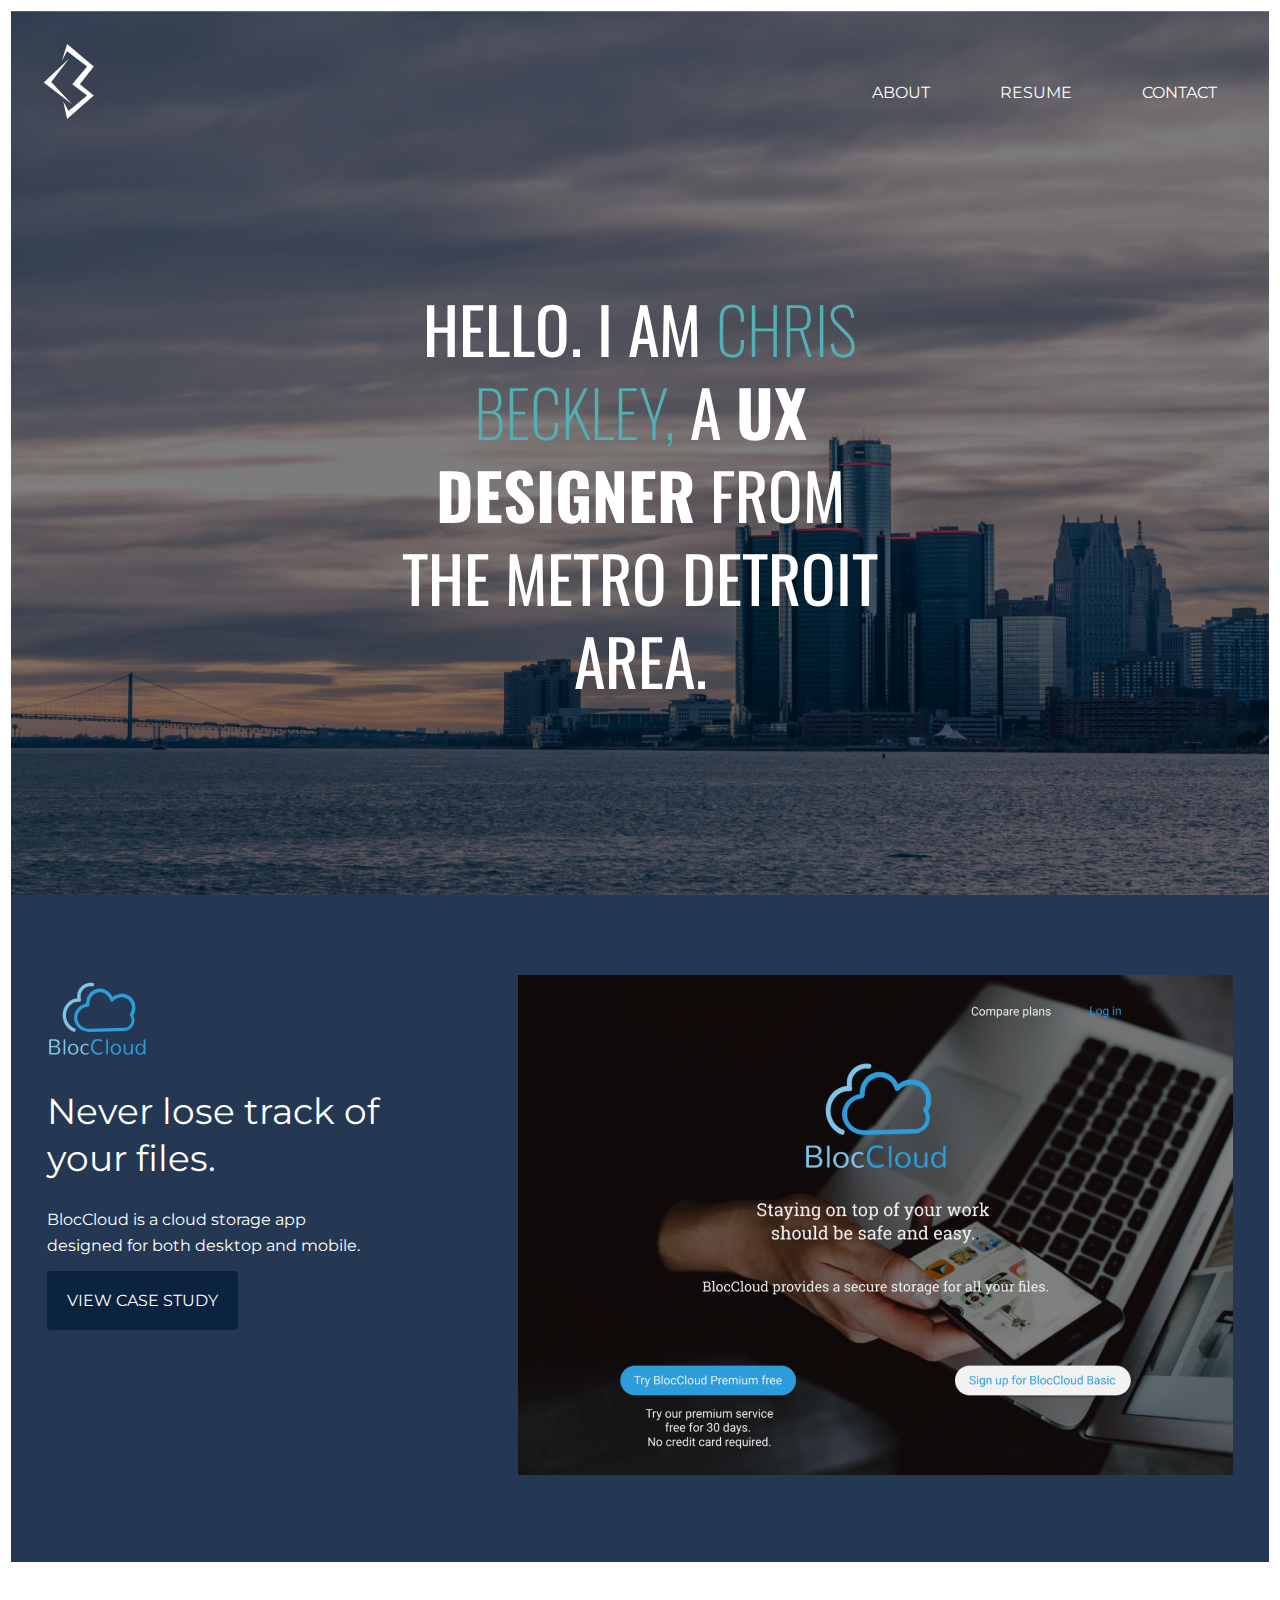
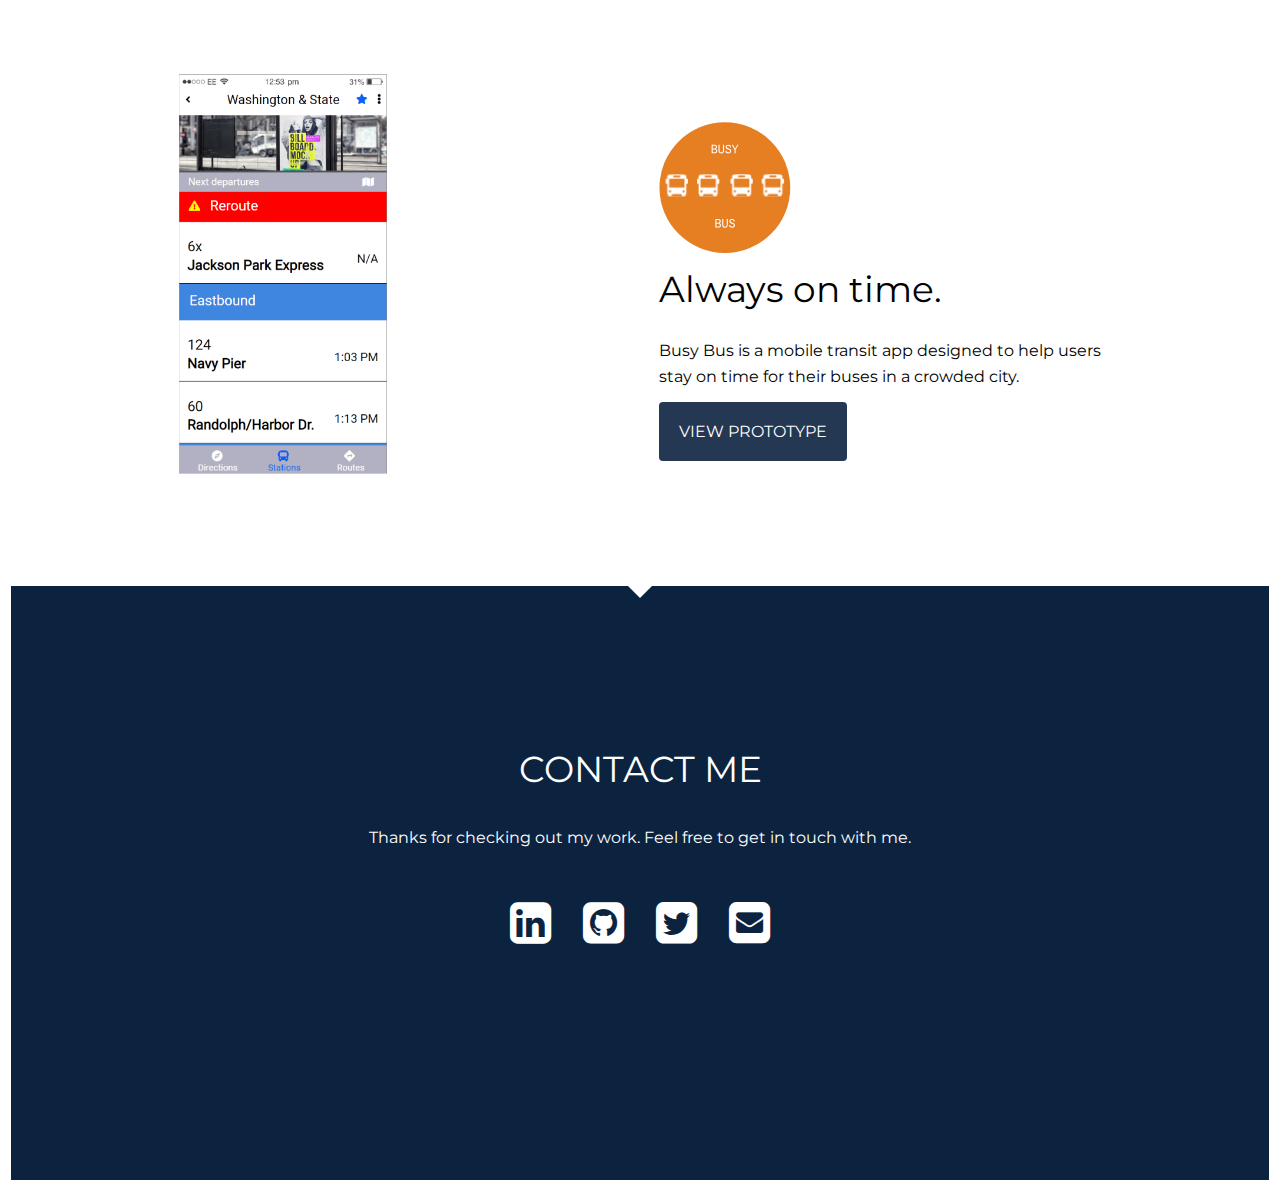
<file: index.html>
<!DOCTYPE html>
<html>
<head>
  <title>Portfolio | Chris Beckley</title>
  <meta name="viewport" content="width=device-width, initial-scale=1">
  <!-- Global site tag (gtag.js) - Google Analytics -->
<script async src="https://www.googletagmanager.com/gtag/js?id=UA-137026153-1"></script>
<script>
  window.dataLayer = window.dataLayer || [];
  function gtag(){dataLayer.push(arguments);}
  gtag('js', new Date());

  gtag('config', 'UA-137026153-1');
</script>
 <!-- Font Awesome -->
 <link href="https://maxcdn.bootstrapcdn.com/font-awesome/4.7.0/css/font-awesome.min.css" rel="stylesheet">
 <!-- Google Fonts -->
<link href="https://fonts.googleapis.com/css?family=Oswald:200,400,700" rel="stylesheet">
 <link href="https://fonts.googleapis.com/css?family=Gaegu" rel="stylesheet">
<link href="https://fonts.googleapis.com/css?family=Montserrat:400,600,600i,700" rel="stylesheet">
 <link href="https://fonts.googleapis.com/css?family=Roboto" rel="stylesheet">
 <!--CSS-->
 <link rel="stylesheet" type="text/css" href="css/reset.css">
 <link rel="stylesheet" type="text/css" href="css/style.css">
  </head>
  <body>
    <!-- Navigation Bar -->
    <header class="hero">
      <div class="navbar-flex">
      <div class="navbar-logo">
        <a href="index.html">
        <img src="images/beckley-logo.svg" alt ="Chris Beckley Logo"/>
      </a>
      </div>
          <nav class="navbar-list" id="topnav">
              <a href="about.html">ABOUT</a>
              <a href="Chris-Beckley-Resume.pdf">RESUME</a>
              <a href="mailto:chrisbeckley001@gmail.com">CONTACT</a>
              <a href="javascript:void(0);" class="icon" onclick="myFunction()">
    <i class="fa fa-bars"></i>
  </a>
</nav>
</div>
  <h1>HELLO. I AM <span class="highlight">CHRIS BECKLEY,</span> A <span class="weight">UX DESIGNER</span> FROM THE METRO DETROIT AREA.</h1>
</header>
    <!-- Case Studies and Prototypes -->
    <section class="case-study-section1">
      <section class="container">
      <section class="bloccloud-logo">
        <img src="images/Group-3.6.svg" alt ="BlocCloud Logo"/>
      </section>
        <h2 class="bloccloud-h2">Never lose track of your files.</h2>
          <p class="center">BlocCloud is a cloud storage app<br>designed for both desktop and mobile.<br></p>
          <section class="bloccloud-button">
            <a class="button" href="bloccloud.html">VIEW CASE STUDY</a>
          </section>
        </section>
          <section class="bloccloud-desktop">
          <img src="images/Desktop-(4).png" alt ="BlocCloud Desktop"/>
          </section>
      </section>
      <section class="case-study-section2">
        <section class="container">
          <div class="busy-bus-logo">
        <img src="images/busy-bus-logo.svg" alt ="Busy Bus Logo"/>
      </div>
          <h2 class="busy-bus2">Always on time.</h2>
            <p class="center">Busy Bus is a mobile transit app designed to help users<br>stay on time for their buses in a crowded city.<br></p>
            <section class="busybus-button">
              <a class="button-2" href="https://chris-beckley.github.io/busy-bus/">VIEW PROTOTYPE</a>
            </section>
          </section>
              <div class="busy-bus-mobile">
                <img src="images/busy-bus.jpg" alt="Busy Bus"/>
              </div>
      </section>
    <footer>
      <h2>CONTACT ME</h2>
      <p class="center-last">Thanks for checking out my work. Feel free to get in touch with me.</p>
        <section class="footer-icons">
           <a href="https://www.linkedin.com/in/chris-beckley-784180170/">
             <i class="fa fa-linkedin-square" aria-hidden="true"></i>
           </a>
       <a href="https://github.com/chris-beckley">
          <i class="fa fa-github-square" aria-hidden="true"></i>
        </a>
     <a href="https://twitter.com/woober1">
          <i class="fa fa-twitter-square" aria-hidden="true"></i>
        </a>
      <a href="mailto:chrisbeckley001@gmail.com">
           <i class="fa fa-envelope-square" aria-hidden="true"></i>
        </a>
      </section>
    </footer>
    <script src="scripts/navbar.js"></script>
    </body>
    </html>
</file>
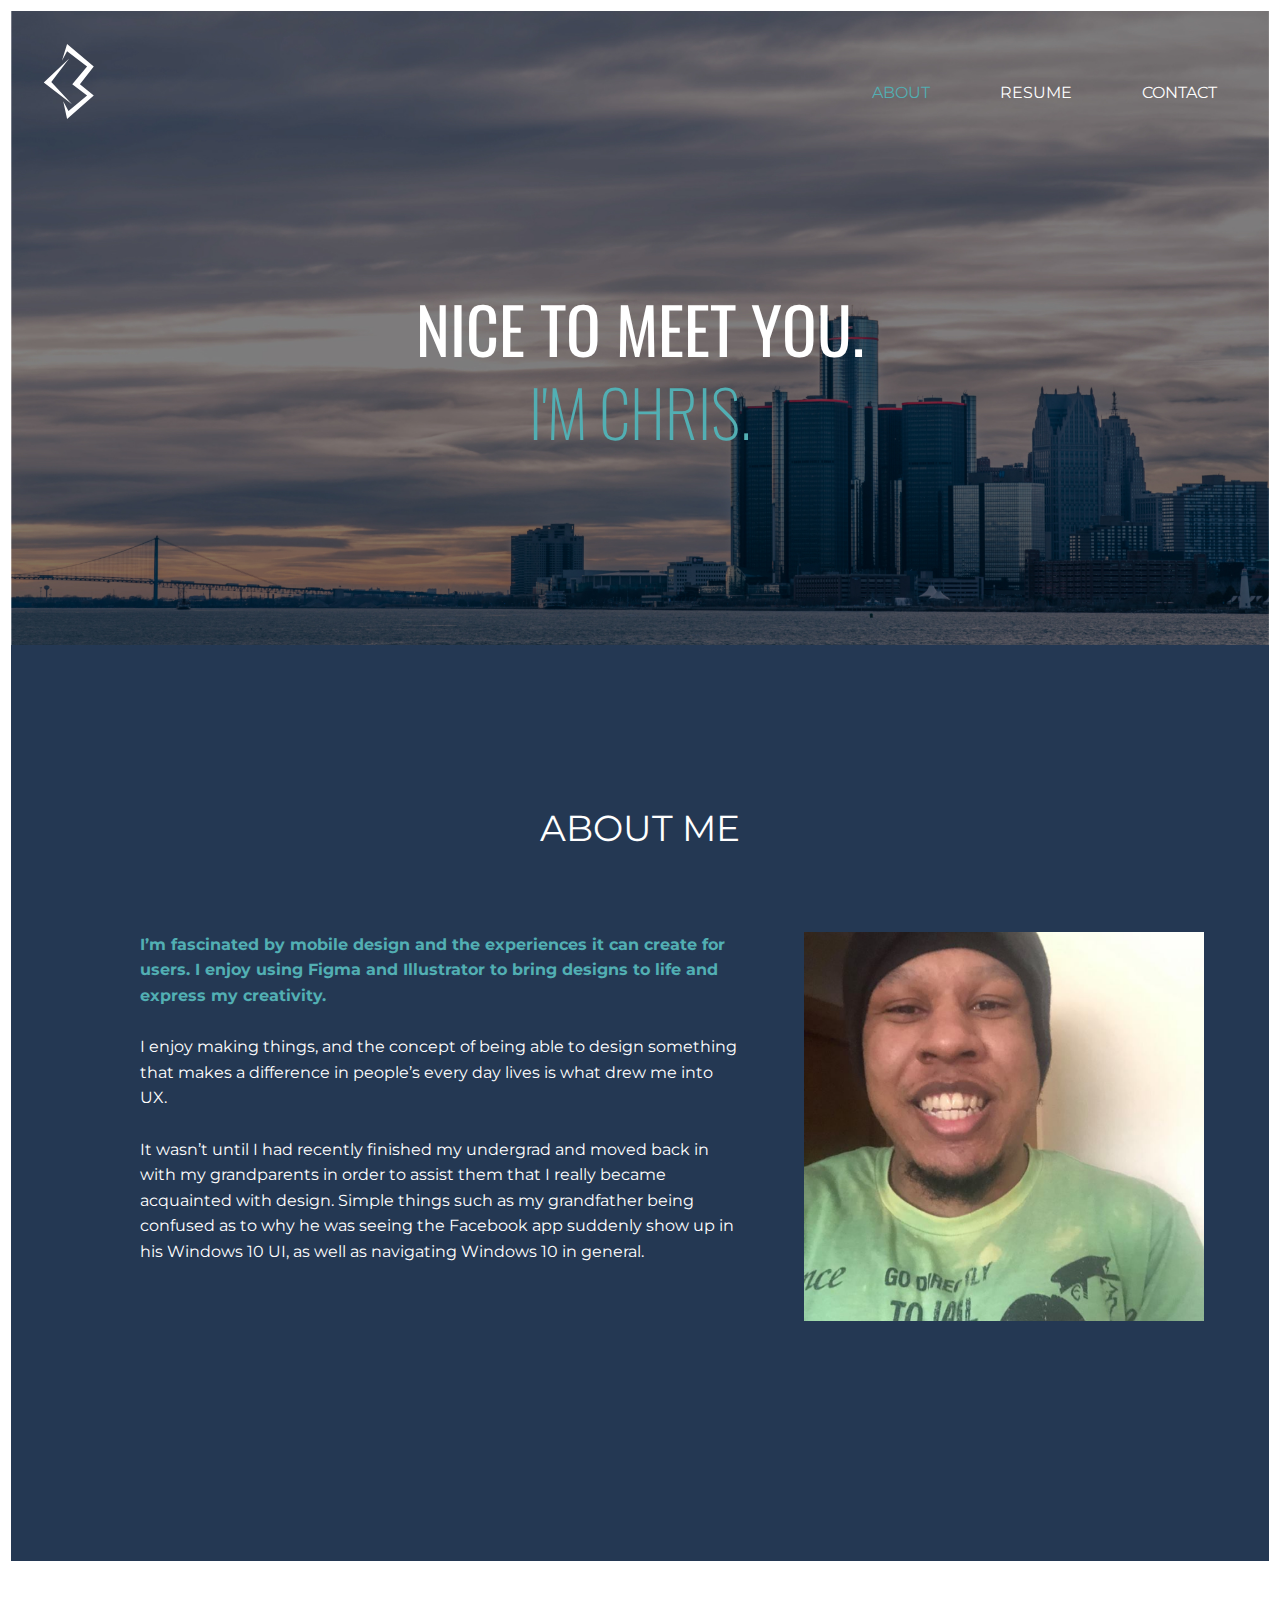
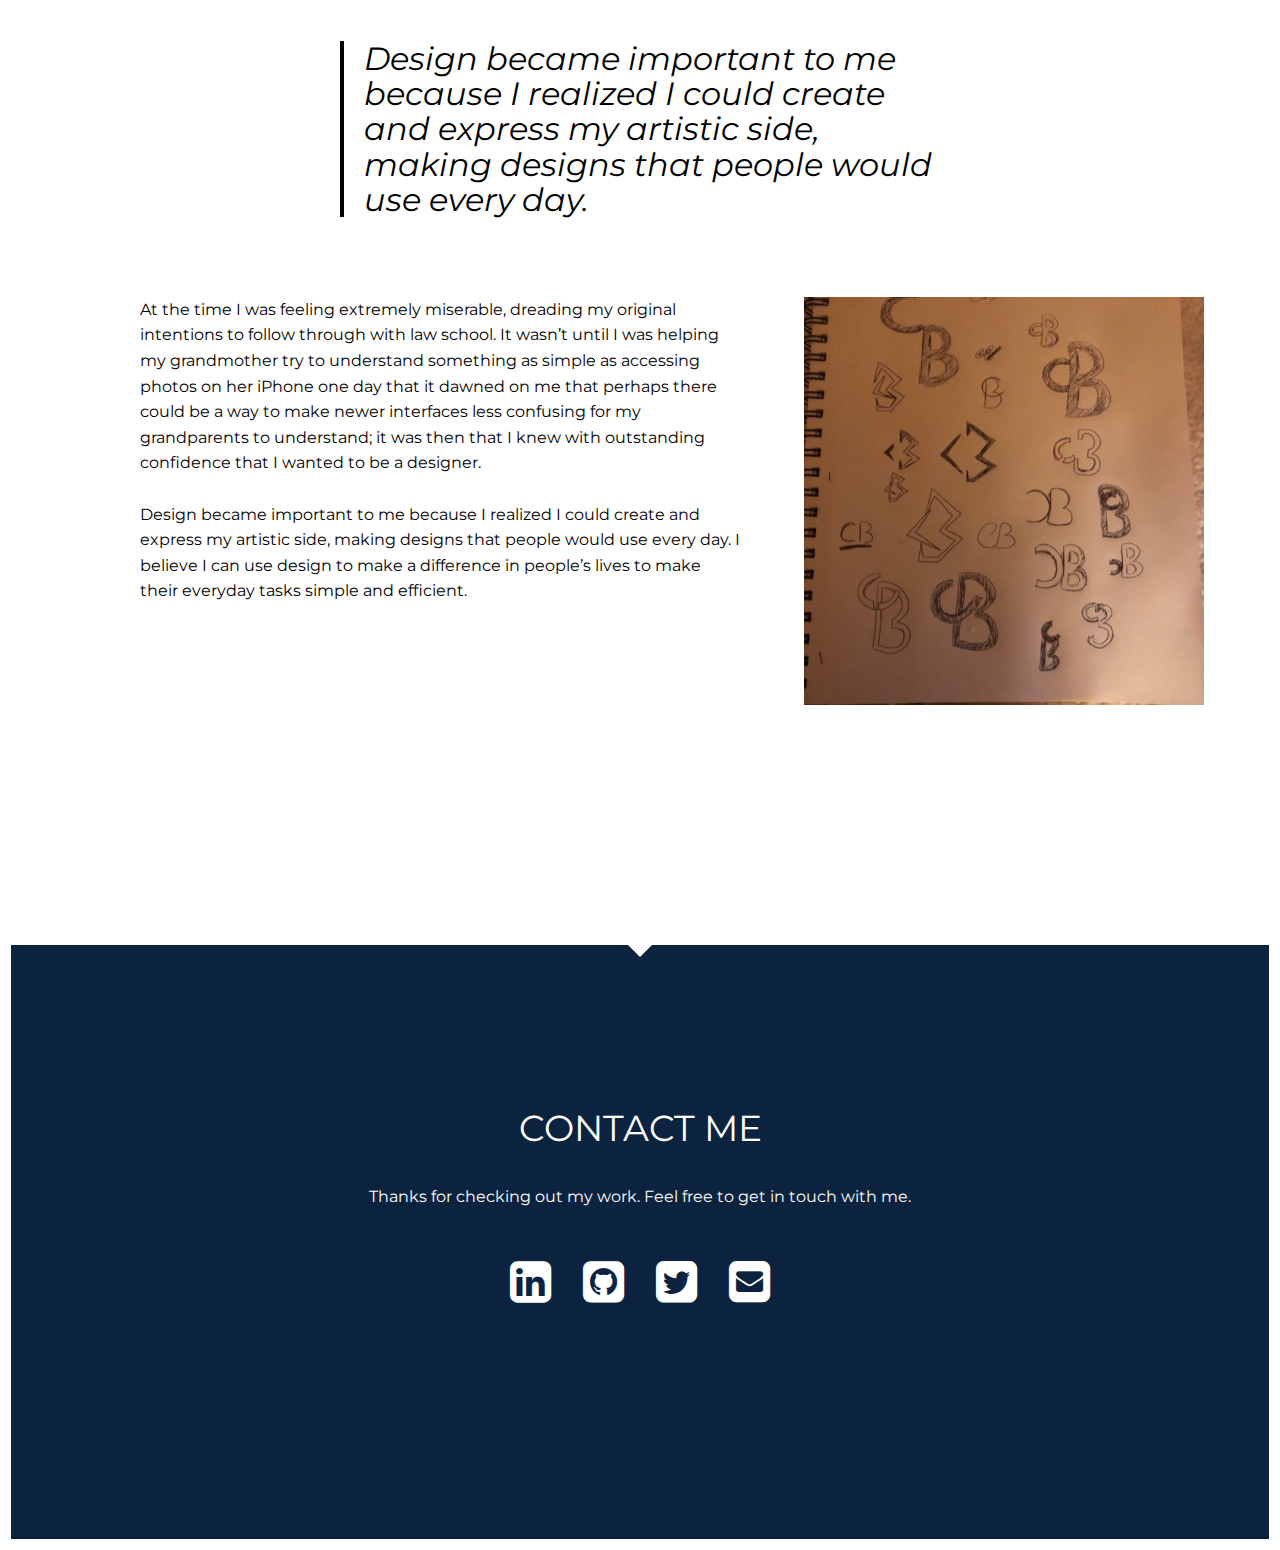
<file: about.html>
<!DOCTYPE html>
<html>
<head>
  <title>Portfolio | Chris Beckley</title>
  <meta name="viewport" content="width=device-width, initial-scale=1">
  <!-- Global site tag (gtag.js) - Google Analytics -->
<script async src="https://www.googletagmanager.com/gtag/js?id=UA-137026153-1"></script>
<script>
  window.dataLayer = window.dataLayer || [];
  function gtag(){dataLayer.push(arguments);}
  gtag('js', new Date());

  gtag('config', 'UA-137026153-1');
</script>
<!-- Font Awesome -->
 <link href="https://maxcdn.bootstrapcdn.com/font-awesome/4.7.0/css/font-awesome.min.css" rel="stylesheet">
 <!-- Google Fonts -->
 <link href="https://fonts.googleapis.com/css?family=Oswald:200,400,700" rel="stylesheet">
 <link href="https://fonts.googleapis.com/css?family=Gaegu" rel="stylesheet">
<link href="https://fonts.googleapis.com/css?family=Montserrat:400,600,600i,700" rel="stylesheet">
 <link href="https://fonts.googleapis.com/css?family=Roboto" rel="stylesheet">
 <!--CSS-->
 <link rel="stylesheet" type="text/css" href="css/reset.css">
 <link rel="stylesheet" type="text/css" href="css/style.css">
  </head>
  <body>
    <!-- Navigation Bar -->
    <header class="hero">
      <div class="navbar-flex">
      <div class="navbar-logo">
        <a href="index.html">
        <img src="images/beckley-logo.svg" alt ="Chris Beckley Logo"/>
      </a>
      </div>
          <nav class="navbar-list" id="topnav">
              <a href="about.html" class="current">ABOUT</a>
              <a href="Chris-Beckley-Resume.pdf">RESUME</a>
              <a href="mailto:chrisbeckley001@gmail.com">CONTACT</a>
              <a href="javascript:void(0);" class="icon" onclick="myFunction()">
    <i class="fa fa-bars"></i>
  </a>
</nav>
</div>
  <h1>NICE TO MEET YOU. <span class="highlight">I'M CHRIS.</span></h1>
</header>
<!-- About Me -->
<section class="about-me-section1">
    <h2 class="about">ABOUT ME</h2>
    <div class="flex">
    <img src="images/selfie.png" alt="Picture of me"/>
    <p><b>I’m fascinated by mobile design and the experiences it can create for users. I enjoy using Figma and Illustrator to bring designs to life and express my creativity.</b><br>
      <br>I enjoy making things, and the concept of being able to design something that makes a difference in people’s every day lives is what drew me into UX.<br>
      <br>
      It wasn’t until I had recently finished my undergrad and moved back in with my grandparents in order to assist them that I really became acquainted with design.
      Simple things such as my grandfather being confused as to why he was seeing the Facebook app suddenly show up in his Windows 10 UI, as well as navigating Windows 10 in general.</p>
      </div>
      </section>
      <section class="about-me-section2">
        <div class="quote">Design became important to me because I realized I could create and express my artistic side, making designs that people would use every day.</div>
        <div class="flex">
        <img src="images/logos.png" alt="My logo drafts"/>
        <p>At the time I was feeling extremely miserable, dreading my original intentions to follow through with law school.
          It wasn’t until I was helping my grandmother try to understand something as simple as accessing photos on her iPhone one day that it dawned on me that perhaps there could be a way to make newer interfaces less confusing for my grandparents to understand; it was then that I knew with outstanding confidence that I wanted to be a designer.<br>
          <br>
          Design became important to me because I realized I could create and express my artistic side, making designs that people would use every day.
          I believe I can use design to make a difference in people’s lives to make their everyday tasks simple and efficient.</p>
          </div>
          </section>
          <footer>
            <h2>CONTACT ME</h2>
            <p class="center">Thanks for checking out my work. Feel free to get in touch with me.</p>
              <div class="footer-icons">
                 <a href="https://www.linkedin.com/in/chris-beckley-784180170/">
                   <i class="fa fa-linkedin-square" aria-hidden="true"></i>
                 </a>
             <a href="https://github.com/chris-beckley">
                <i class="fa fa-github-square" aria-hidden="true"></i>
              </a>
           <a href="https://twitter.com/woober1">
                <i class="fa fa-twitter-square" aria-hidden="true"></i>
              </a>
            <a href="mailto:chrisbeckley001@gmail.com">
                 <i class="fa fa-envelope-square" aria-hidden="true"></i>
              </a>
            </div>
          </footer>
          <script src="scripts/navbar.js"></script>
          </body>
          </html>
</file>
<file: css/style.css>
*,*:before, *:after {
  box-sizing: border-box;
}

body {
  display: grid;
  font-family: Montserrat;
  font-size: 1rem;
  line-height: 1.6rem;
  background-color: #ffffff;
  margin: 11px;
  grid-template-areas:
  "hero"
  "case-study-section1"
  "case-study-section2"
  "case-study-section3";
}

.navbar-logo {
  float: left;
}

.navbar-list {
  grid-area: navbar-list;
  margin-top: 1rem;
  display: grid;
  grid-template-columns: auto auto auto;
  grid-gap: 30px;
  align-items: center;
}

.navbar-list a {
  display: none;
}

.navbar-list a.icon {
    float: right;
    display: block;
  }

  .navbar-list.responsive {
    position: relative;
  }

  .navbar-list.responsive a.icon {
    position: absolute;
    right: 0;
    top: 0;
  }

  .navbar-list.responsive a {
    color: #ffffff;
    display: block;
    position: relative;
    right: 64px;
    text-align: left;
    text-decoration: none;
  }

.navbar-list i {
  font-size: 2.5rem;
}

.navbar-flex {
  display: flex;
  justify-content: space-between;
}

/**Headers**/
.hero {
  background-image: url(../images/hero-image.jpg);
  background-size: cover;
  background-position: center;
  grid-area: hero;
  padding: 2rem;
}

.bloccloud-hero {
  background-image: url(../images/bloccloud-hero-image.jpg);
  background-size: cover;
  background-position: center;
  padding: 2rem;
}

 h1 {
   color: #ffffff;
  font-size: 4rem;
  font-family: Oswald;
  text-align: center;
  line-height: 1.3;
  margin: 10rem auto 10rem;
  max-width: 500px;
}

.highlight {
  color: #52afb3;
  font-weight: 200;
}

.weight {
  font-weight: 700;
}

h2 {
  font-size: 2.25rem;
  line-height: 1.3;
}

h3 {
  font-size: 2.1rem;
}

.busy-bus{
  font-family: Roboto;
}

.draw-with-me{
  font-family: Gaegu;
}

.case-study-section1, .case-study-section3, .about-me-section1 {
  background-color: #243853;
  color: #ffffff;
}

.case-study-section2, .about-me-section2 {
  background-color: #ffffff;
  color: #000000;
}

 footer {
  background-color: #0C2340;
  color: #ffffff;
}

.case-study-section1, .case-study-section2, .case-study-section3 {
  padding-bottom: 5rem;
}



/**Homepage Case Study Section 1**/
.case-study-section1 {
  grid-area: case-study-section1;
}

.case-study-section1 h2, .case-study-section1 p {
  padding: 0.8rem 0;
}

.bloccloud-logo {
  margin-top: 5rem;
}

.bloccloud-h2 {
  max-width: 400px;
  margin: auto;
}

.button {
  color: #FFFFFF;
  text-align: center;
  background-color: #0C2340;
  width: 200px;
  line-height: 60px;
  border-radius: 4px;
  padding: 20px;
  text-decoration: none;
}

.bloccloud-button a:hover {
  color: #0C2340;
  background-color: #FFFFFF;
  transition: 0.2s;
}

.button-2 {
  color: #FFFFFF;
  text-align: center;
  background-color: #243853;
  width: 200px;
  line-height: 60px;
  border-radius: 4px;
  padding: 20px;
  text-decoration: none;
}

.busybus-button a:hover {
  color: #FFFFFF;
  background-color: #0C2340;
  transition: 0.2s;
}

.bloccloud-logo img{
  height: auto;
  width: 100px;
}

.bloccloud-desktop img {
    height: auto;
    width: auto;
    max-width: 500px;
    max-height: 500px;
}

/**Homepage Case Study Section 2**/
.case-study-section2 {
  grid-area: case-study-section2;
  padding: 2rem;
  margin: 5rem 0;
}

.case-study-section2 h2, .case-study-section2 p {
  padding: 0.8rem 0;
}

.busy-bus-logo img {
  height: auto;
  width: auto;
  padding-top: 3rem;
}

.case-study-section2 img {
  display: block;
  max-height: 400px;
  max-width: 400px;
}


/**Homepage Case Study Section 3**/


/**Footer**/
.center-last {
 text-align: center;
}

footer {
  padding: 10rem;
}
footer h2 {
  text-align: center;
}

footer p {
  text-align: center;
  padding-top: 2rem;
}

footer::after {
  content: '';
  width: 0;
height: 0;
border-style: solid;
border-width: 50px 50px 0 50px;
border-color: #ffffff transparent transparent transparent;
position: relative;
top: -400px;
left: calc(50% - 50px);

}

.footer-icons {
  display: flex;
  font-size: 3rem;
  margin: 2rem;
  justify-content: center;
}

.footer-icons a {
  text-decoration: none;
  margin: 1rem;
}

i.fa {
    color: #ffffff;
}

i.fa:hover {
  color: #52afb3;
  transition-delay: 0.2s;
}

@media screen and (max-width: 999px){
  h1{
    font-size: 3rem;
  }

  .bloccloud-h2 {
    text-align: center;
  }

  .center {
    text-align: center;
}
  .bloccloud-button, .busybus-button {
    text-align: center;
  }

  .bloccloud-desktop, .bloccloud-logo {
    text-align: center;
  }

  .busy-bus {
    text-align: center;
  }

  .busy-bus2 {
    text-align: center;
  }

  .case-study-section2 img {
    margin: 0 auto;
  }

  .busy-bus-mobile {
    padding-top: 2rem;
  }
  .case-study-section2 p {
    text-align: center;
  }
   .bloccloud-desktop {
   margin: 2rem;
 }
}

@media screen and (min-width: 1000px) {
  .navbar-list a {
    float: left;
    list-style: none;
    color: #FFFFFF;
    text-align: center;
   text-decoration: none;
   display: block;
   padding: 20px;
  }

.navbar-list a:hover {
color: #52afb3;
transition: 0.2s;
}

.navbar-list a.current {
  color: #52afb3;
}
  .navbar-list a.icon {
    display: none;
  }

  .navbar-list i {
    display: none;
  }

  .bloccloud-desktop {
    padding-top: 5rem;
  }

  .case-study-section1 {
    display: flex;
    align-items: flex-start;
    justify-content: space-around;
  }

  .bloccloud-desktop img {
    max-width: 100%;
    height: auto;
}

  .case-study-section2 {
    display: flex;
    align-items: flex-start;
    flex-direction: row-reverse;
    justify-content: space-around;
  }

.center {
width: 100%;
margin-left: 0;
}

.smartphones-spacing {
  display: flex;
  align-items: flex-start;
  justify-content: space-around;
}

.smartphones img, .smartphones2 img {
  height: auto;
  max-width: 300px;
}

.flex {
  display: flex;
  flex-direction: row-reverse;
  align-items: flex-start;
  max-width: 1000px;
  margin: auto;
  padding-bottom: 5rem;
}

.about-me-section1 img, .about-me-section2 img {
  position: relative;
  left: 64px;
}
}
/**Case Study Header**/

.bloccloud-logo2 {
 text-align: center;
 margin-top: 15rem;
}

.bloccloud-header h2 {
  color: #ffffff;
  text-align: center;
}

.sub-heading {
  color: #ffffff;
  font-size: 24px;
  padding-top: 2%;
}

.view-prototype {
  padding: 5rem;
  text-align: center;
}

.view-prototype a:hover{
  color: #0C2340;
  background-color: #FFFFFF;
  transition: 0.2s;

}

/**Case Study Body, Section 1**/
.section1 {
  margin: 5rem;
}

h3 {
margin: 5rem auto 3rem;
text-align: center;
color: #0C2340;
}

.section1 p {
  max-width: 700px;
  margin: 2rem auto 2rem;
 }

.section1-img {
  margin: 5rem;
  text-align: center;
}

.section1-img img {
  height: auto;
  max-width: 100%;
}
/**Section 2**/
.section2 {
margin: 5rem;
}

.p-spacing, .break {
  margin: 2rem auto 2rem;
  max-width: 600px;
  text-align: left;
}

.break {
  padding-top: 5rem;
}

ul {
  list-style-type: circle;
  max-width: 700px;
  margin: auto;
}

li {
  font-weight: bold;
  margin-bottom: 10px;
  font-size: 1.5rem;
  line-height: 1.2;
  color: #52afb3;
}
/**Section 3**/
.section3 {
  margin: 5rem;
}

.section3 img {
 display: block;
  margin: 0 auto;
  max-width: 100%;
  height: auto;
}

b {
  font-weight: 700;
  color: #52afb3;
}

/**Section 4**/
.section4 {
  margin: 5rem;
}

.section4 img {
  display: block;
  margin: 0 auto;
  max-width: 100%;
  height: auto;
}

/**Section 5**/
.section5 {
  margin: 5rem auto 3rem;
}

.section5 img {
  display: block;
  margin: 0 auto;
  max-width: 100%;
  height: auto;
}

img.mw-500 {
  max-width: 600px;
}

.user-stories {
  text-align: center;
  margin-top: 10%;
}

.user-stories a:hover {
  color: #FFFFFF;
  background-color: #0C2340;
  transition-delay: 0.2s;
}
/**Section 6**/
.section6 {
  margin: 5rem auto 3rem;
}


.section6 img {
 display: block;
  margin: 0 auto;
  max-width: 900px;
  height: auto;
}

/**Section 7**/
.section7 {
  margin: 5rem;
}

.section7 img {
 display: block;
 margin: 0 auto;
 max-width: 100%;
 height: auto;
}

.style-guide img {
  margin: 5rem auto 5rem;
}

/**Section 8**/
.section8 {
  margin: 5rem;
}

.desktops img {
  display: block;
  margin: 0 auto;
  max-width: 100%;
  height: auto;
}

.smartphones img, .smartphones2 img {
  display: block;
  margin: 0 auto;
  max-width: 400px;
  height: auto;
}

.smartphones img {
  margin-bottom: 5rem;
}


/**Section 9**/
.section9 {
  margin: 5rem;
}

.move-top {
  text-align: center;
  margin-top: 10%;
}

.move-top a:hover{
  color: #FFFFFF;
  background-color: #0C2340;
  transition-delay: 0.2s;
}

/**About Me**/
.about {
  margin: 5rem;
  text-align: center;
}

b {
  font-weight: 700;
}

.about-me-section1 img,.about-me-section2 img {
  display: block;
  height: auto;
  max-width: 400px;
  margin: 0 auto;
  padding-bottom: 5rem;
}

.about-me-section1, .about-me-section2 {
padding-top: 5rem;
padding-bottom: 5rem;
}

.quote {
  font-size: 2rem;
  line-height: 1.1;
  margin: auto;
  max-width: 600px;
  font-style: italic;
  border-left: solid 4px black;
  padding-left: 20px;
  margin-bottom: 5rem;
}
</file>
